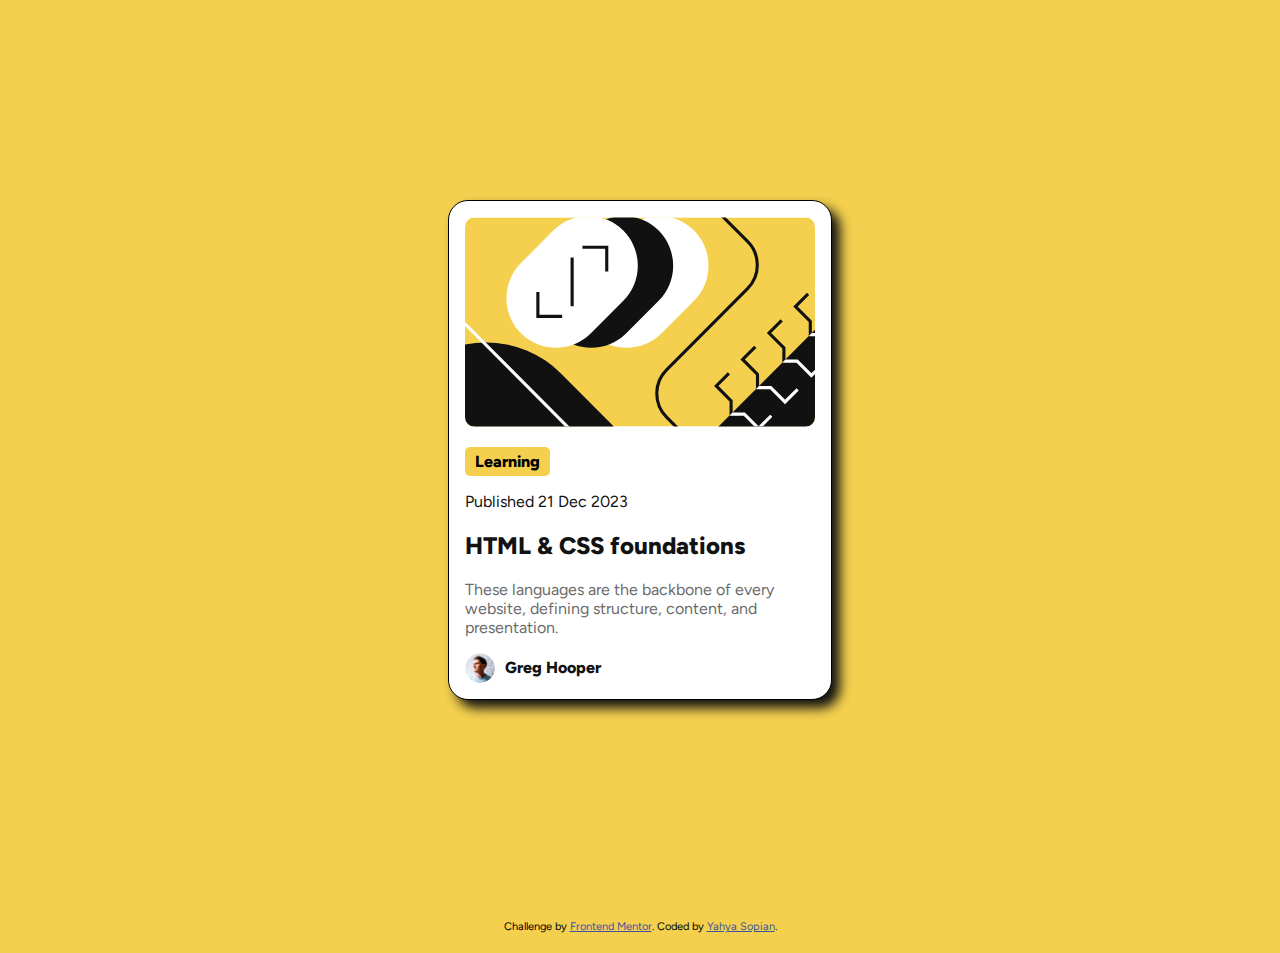
<file: blog-preview-card-main/index.html>
<!DOCTYPE html>
<html lang="en">
  <head>
    <meta charset="UTF-8" />
    <meta name="viewport" content="width=device-width, initial-scale=1.0" />
    <!-- displays site properly based on user's device -->

    <link rel="icon" type="image/png" sizes="32x32" href="./assets/images/favicon-32x32.png" />
    <link rel="stylesheet" href="style.css" />
    <link rel="preconnect" href="https://fonts.googleapis.com" />
    <link rel="preconnect" href="https://fonts.gstatic.com" crossorigin />
    <link href="https://fonts.googleapis.com/css2?family=Figtree:ital,wght@0,300..900;1,300..900&display=swap" rel="stylesheet" />

    <title>Frontend Mentor | Blog preview card</title>

    <!-- Feel free to remove these styles or customise in your own stylesheet 👍 -->
    <style>
      .attribution {
        font-size: 11px;
        text-align: center;
      }
      .attribution a {
        color: hsl(228, 45%, 44%);
      }
    </style>
  </head>
  <body>
    <main>
      <div class="card">
        <img src="./assets/images/illustration-article.svg" alt="article" />
        <p class="course">Learning</p>
        <p class="course-published">Published 21 Dec 2023</p>
        <h2 class="course-title">HTML & CSS foundations</h2>
        <p class="description">These languages are the backbone of every website, defining structure, content, and presentation.</p>
        <div class="course-author"><img src="./assets/images/image-avatar.webp" alt="profile avatar" class="avatar" /> Greg Hooper</div>
      </div>
    </main>

    <footer class="attribution">Challenge by <a href="https://www.frontendmentor.io?ref=challenge" target="_blank">Frontend Mentor</a>. Coded by <a href="#">Yahya Sopian</a>.</footer>
  </body>
</html>
</file>
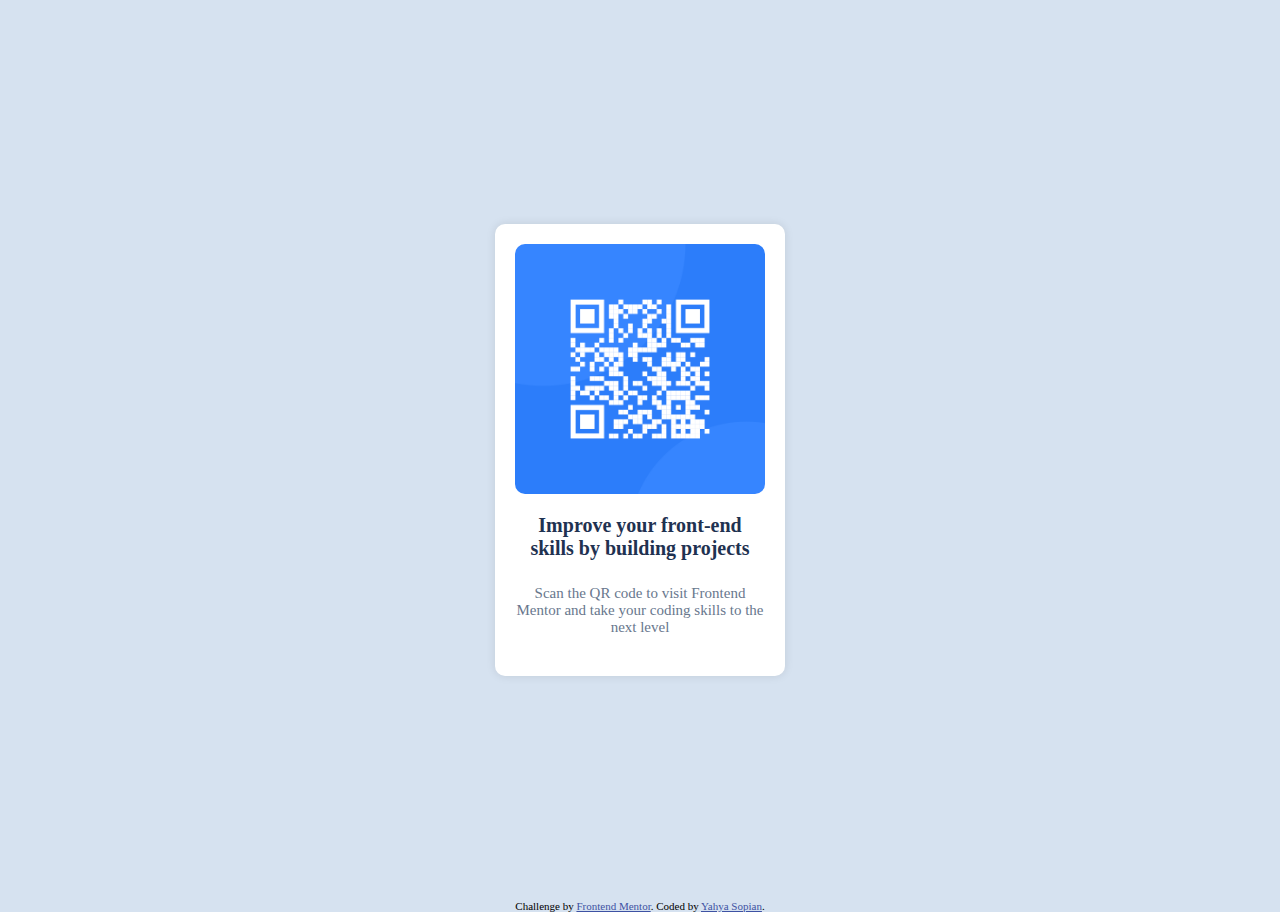
<file: qr-code-component-main/index.html>
<!DOCTYPE html>
<html lang="en">
  <head>
    <meta charset="UTF-8" />
    <meta name="viewport" content="width=device-width, initial-scale=1.0" />
    <!-- displays site properly based on user's device -->

    <link rel="icon" type="image/png" sizes="32x32" href="./images/favicon-32x32.png" />
    <link rel="stylesheet" href="./style.css" />

    <title>Frontend Mentor | QR code component</title>

    <!-- Feel free to remove these styles or customise in your own stylesheet 👍 -->
    <style>
      .attribution {
        font-size: 11px;
        text-align: center;
      }
      .attribution a {
        color: hsl(228, 45%, 44%);
      }
    </style>
  </head>
  <body>
    <main>
      <div class="card">
        <img src="./images/image-qr-code.png" alt="qr code" />
        <h3 class="title">Improve your front-end skills by building projects</h3>
        <p class="description">Scan the QR code to visit Frontend Mentor and take your coding skills to the next level</p>
      </div>
    </main>

    <div class="attribution">Challenge by <a href="https://www.frontendmentor.io?ref=challenge" target="_blank">Frontend Mentor</a>. Coded by <a href="#">Yahya Sopian</a>.</div>
  </body>
</html>
</file>
<file: blog-preview-card-main/style.css>
body {
  background: hsl(47, 88%, 63%);
  padding: 0;
  margin: 0;
  font-family: "Figtree", serif;
}

main {
  display: flex;
  justify-content: center;
  align-items: center;
  height: 100vh;
  padding: 0 16px;
}

.card {
  background: white;
  padding: 24px;
  border: 1px solid black;
  border-radius: 20px;
  box-shadow: 8px 8px 12px 0 hsl(0, 0%, 7%);
  max-width: 350px;
  height: fit-content;
}

.card img {
  width: 100%;
  border-radius: 10px;
}

.course {
  background-color: hsl(47, 88%, 63%);
  width: fit-content;
  padding: 5px 10px;
  border-radius: 5px;
  font-weight: 800;
}

.course-published {
  color: hsl(0, 0%, 7%);
  font-size: 16px;
}

.course-title {
  color: hsl(0, 0%, 7%);
  font-weight: 800;
  font-size: 24px;
  cursor: pointer;
}

.course-title:hover {
  color: hsl(47, 88%, 63%);
}
.description {
  font-size: 16px;
  color: hsl(0, 0%, 42%);
}
.course-author {
  display: flex;
  align-items: center;
  gap: 10px;
  color: hsl(0, 0%, 7%);
  font-weight: 800;
}
.course-author img {
  width: 30px;
  height: 30px;
  border-radius: 50%;
}

footer {
  margin: 20px 0;
}

@media (min-width: 375px) {
  .card {
    padding: 16px;
  }
}
</file>
<file: qr-code-component-main/style.css>
body {
  background-color: hsl(212, 45%, 89%);
  padding: 0;
  margin: 0;
}

main {
  width: 100%;
  display: flex;
  justify-content: center;
  align-items: center;
  max-width: 1440px;
  min-height: 100vh;
}

.card {
  background-color: white;
  display: flex;
  flex-direction: column;
  align-items: center;
  justify-content: center;
  width: 250px;
  height: fit-content;
  border-radius: 10px;
  padding: 20px;
  box-shadow: 0 0 10px rgba(0, 0, 0, 0.1);
}

img {
  width: 100%;
  height: auto;
  border-radius: 10px;
}
.title {
  font-size: 20px;
  color: hsl(218, 44%, 22%);
  text-align: center;
  font-weight: bold;
  margin-bottom: 10px;
}

.description {
  font-size: 15px;
  color: hsl(216, 15%, 48%);
  text-align: center;
  margin-bottom: 20px;
}
</file>
